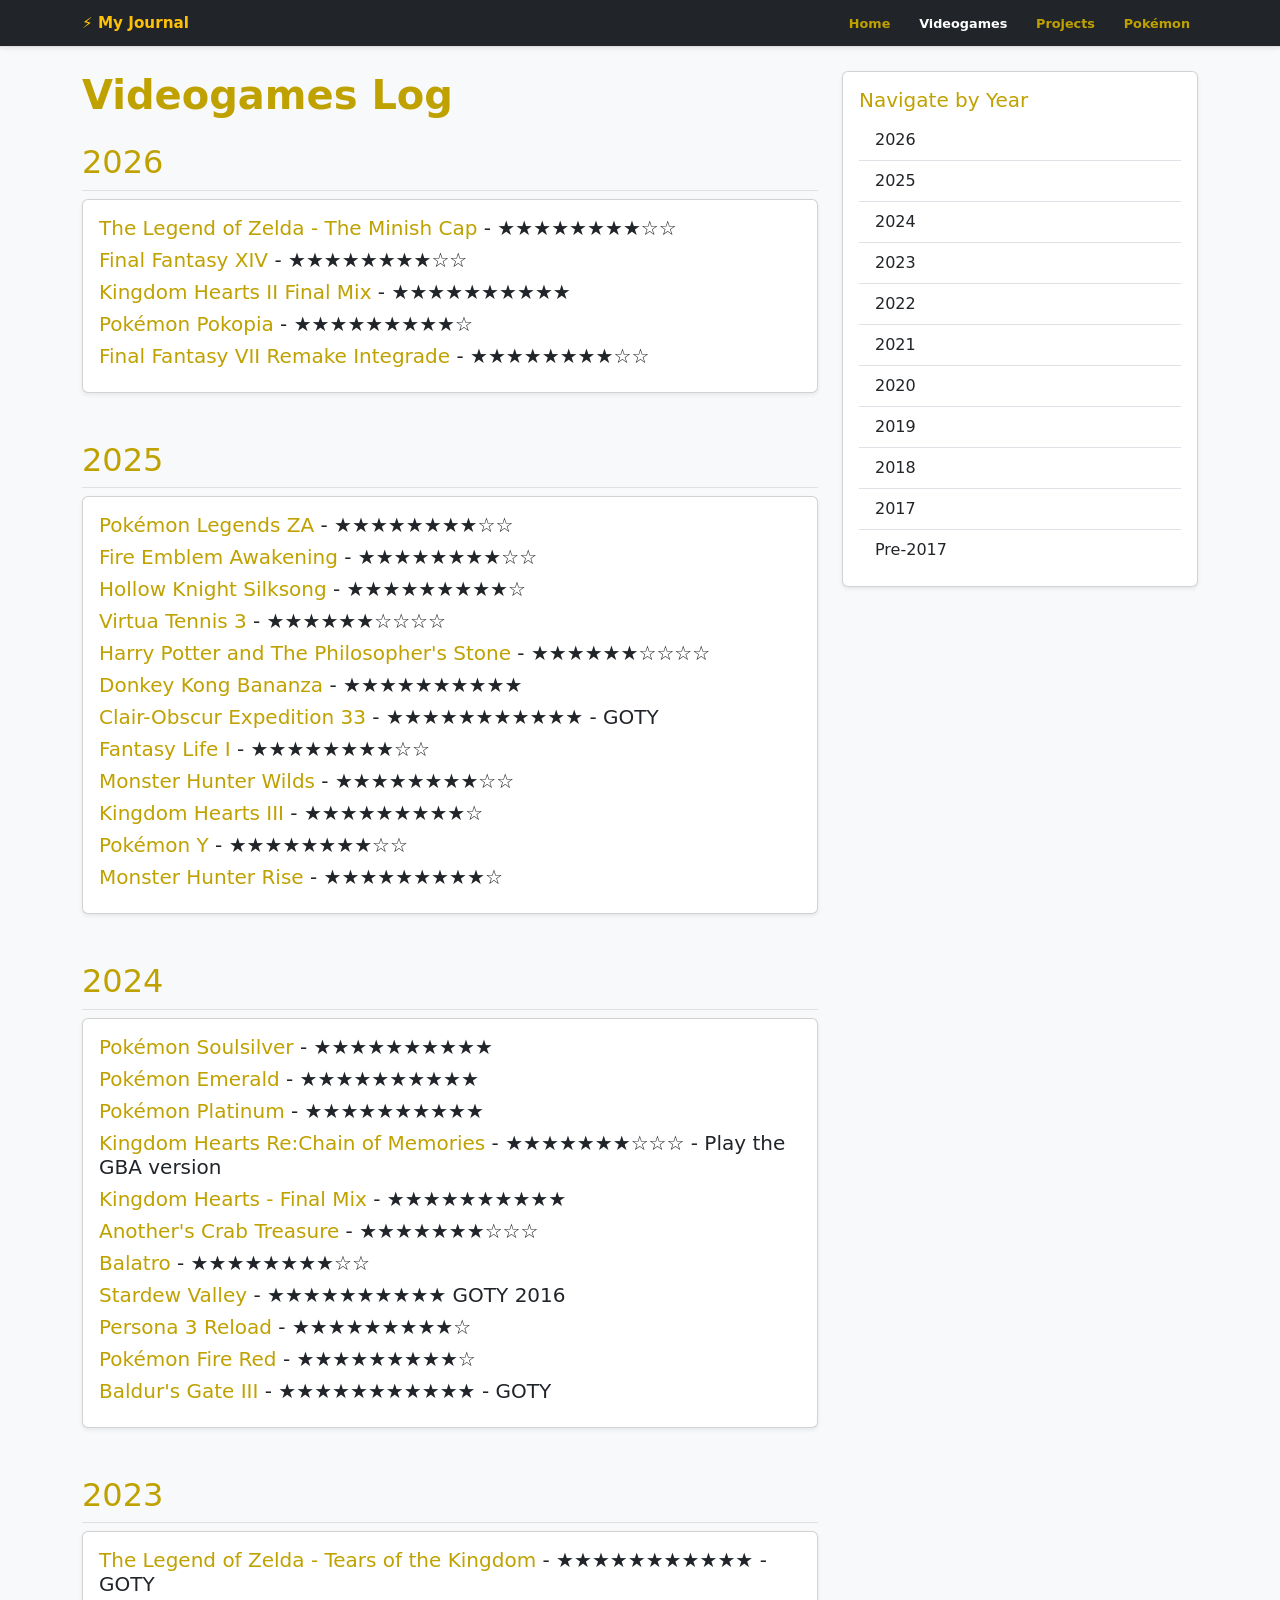
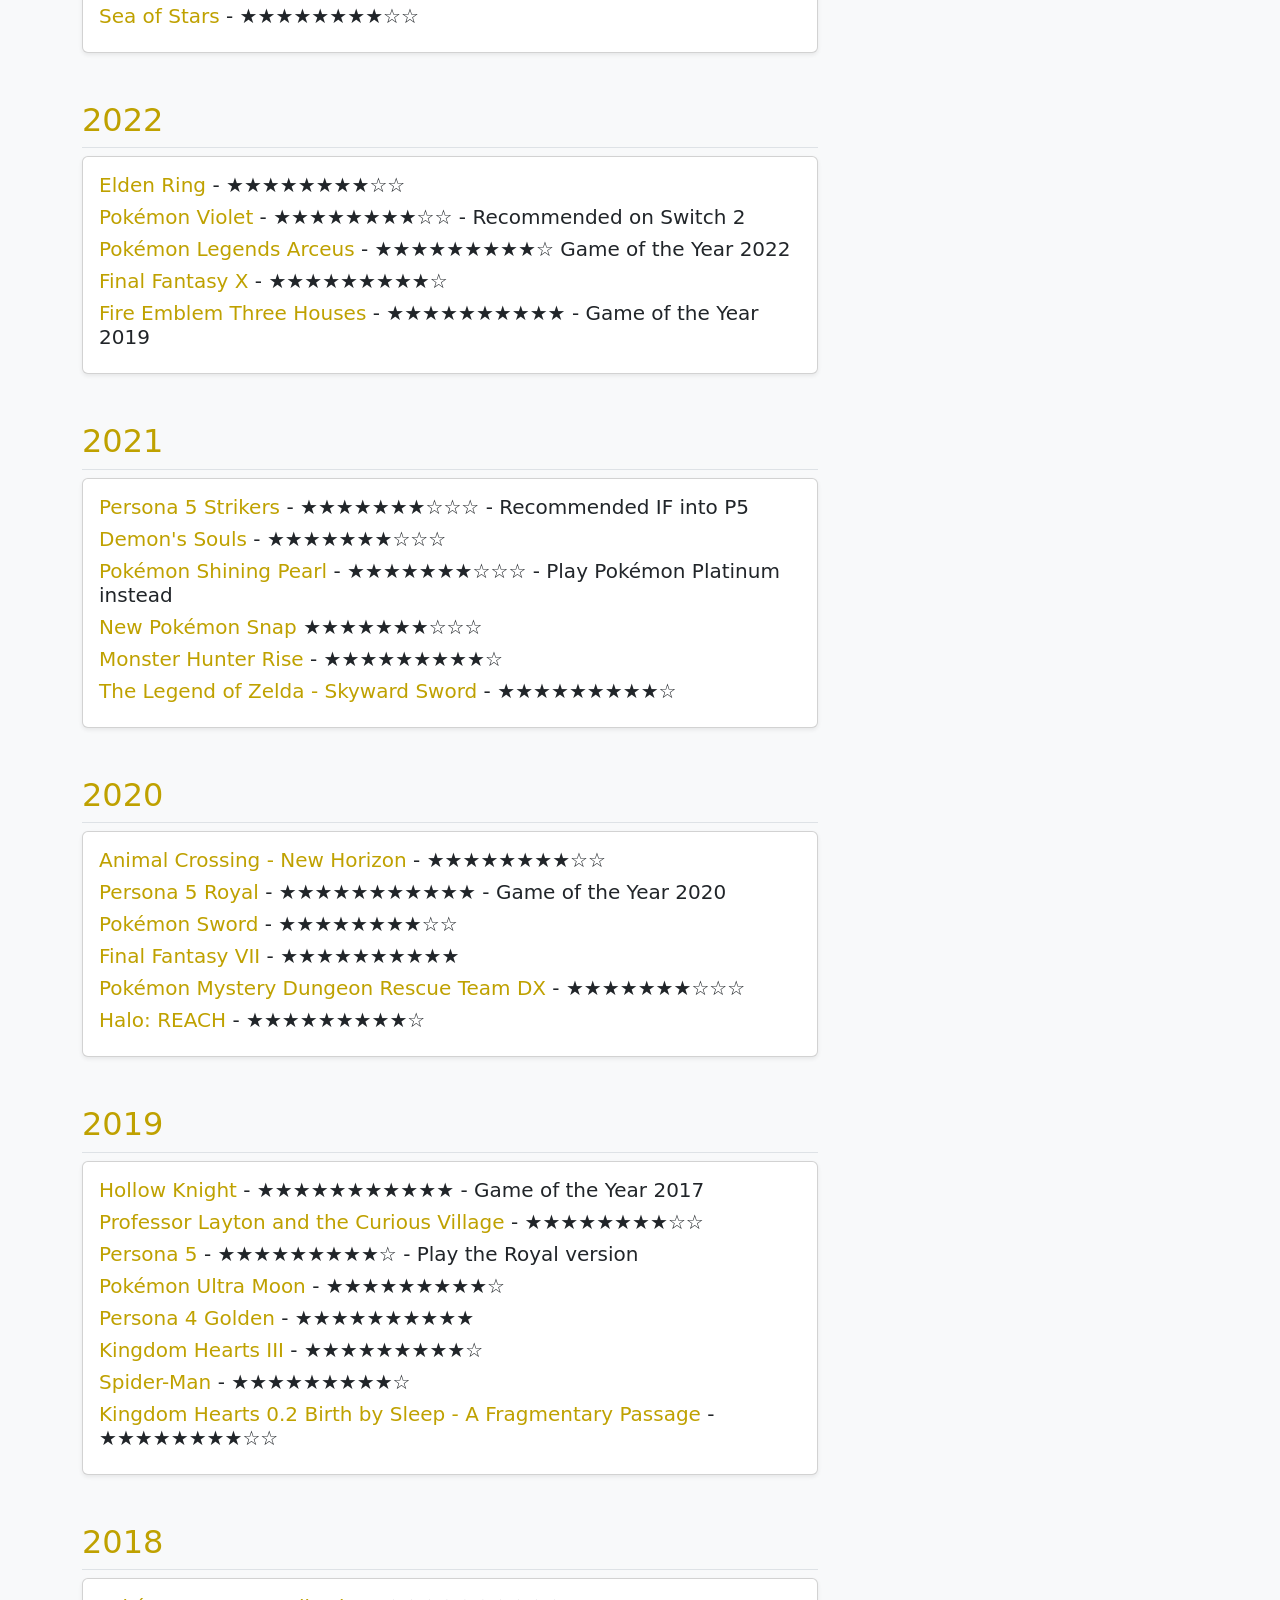
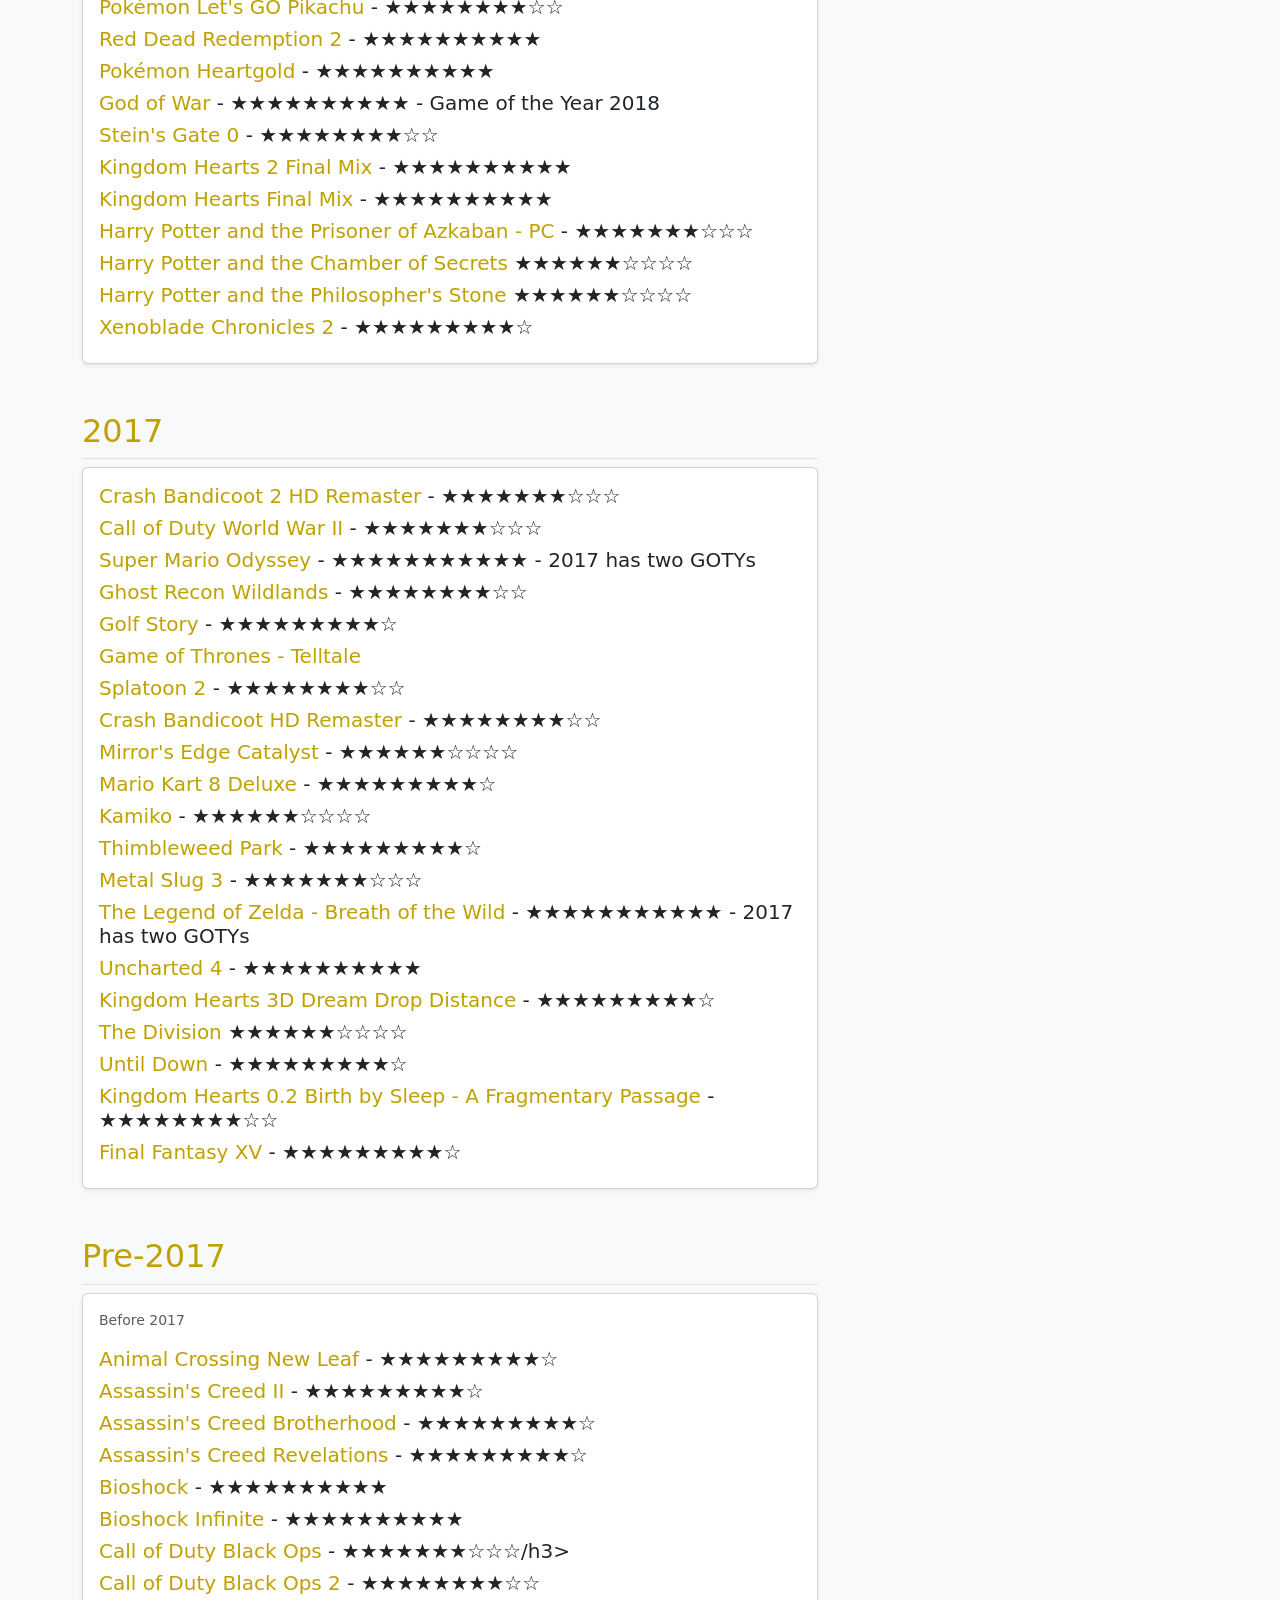
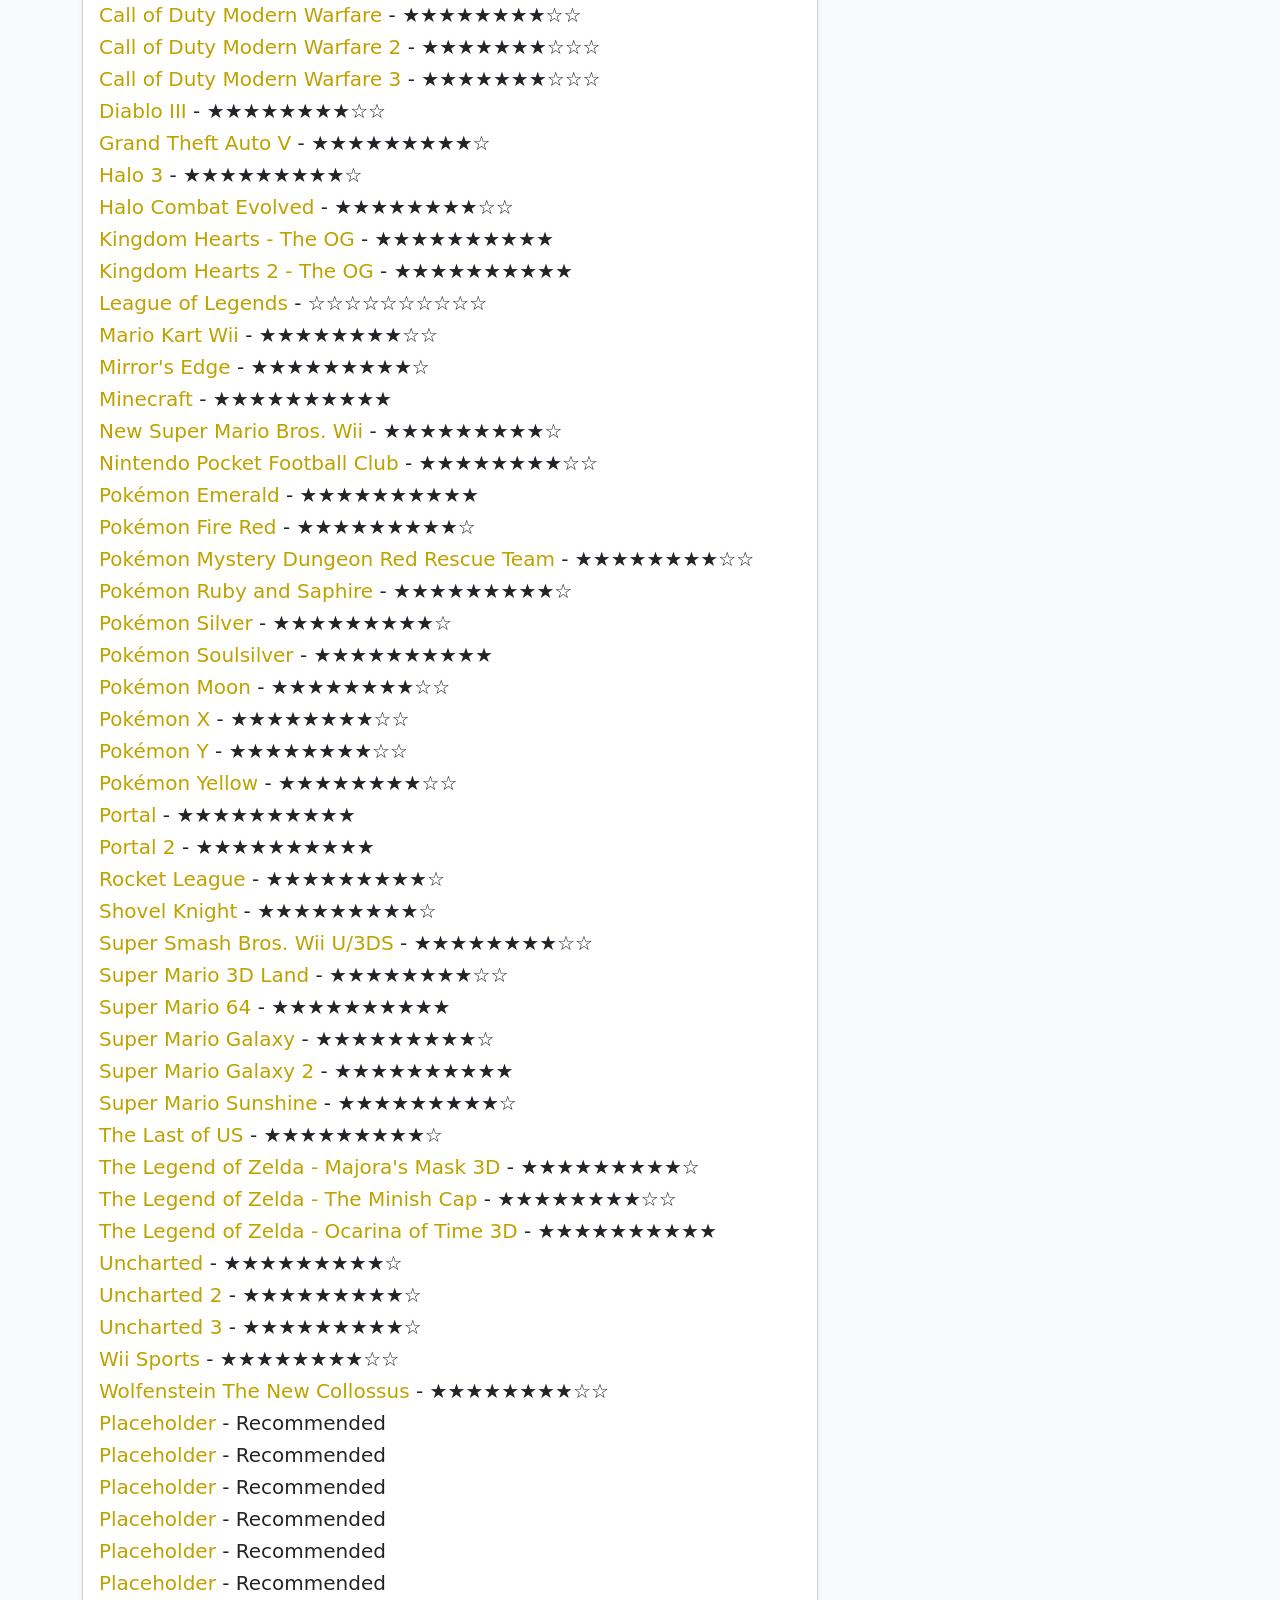
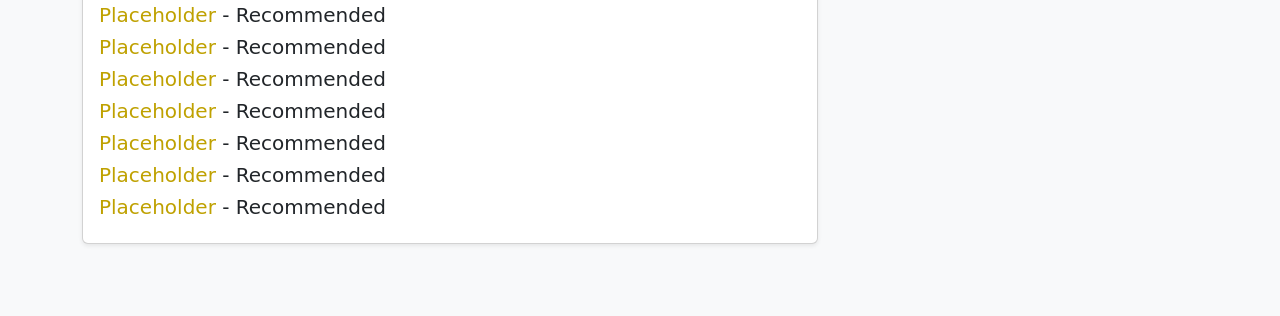
<file: videogames.html>
<!DOCTYPE html>
<html lang="en">
<head>
    <meta charset="UTF-8">
    <meta name="viewport" content="width=device-width, initial-scale=1.0">
    <title>Videogames Journal</title>
    <link href="https://cdn.jsdelivr.net/npm/bootstrap@5.3.0/dist/css/bootstrap.min.css" rel="stylesheet">
    <link rel="stylesheet" href="style.css">
</head>
<body class="bg-light">

    <nav class="navbar navbar-expand-lg navbar-dark bg-dark shadow-sm">
        <div class="container">
            <a class="navbar-brand fw-bold text-warning" href="index.html">⚡ My Journal</a>
            <button class="navbar-toggler" type="button" data-bs-toggle="collapse" data-bs-target="#navbarNav">
                <span class="navbar-toggler-icon"></span>
            </button>
            <div class="collapse navbar-collapse" id="navbarNav">
                <ul class="navbar-nav ms-auto">
                    <li class="nav-item"><a class="nav-link" href="index.html">Home</a></li>
                    <li class="nav-item"><a class="nav-link active" href="videogames.html">Videogames</a></li>
                    <li class="nav-item"><a class="nav-link" href="index.html#projects">Projects</a></li>
                    <li class="nav-item"><a class="nav-link" href="index.html#pokemon">Pokémon</a></li>
                </ul>
            </div>
        </div>
    </nav>

    <main class="container my-4">
        <div class="row">
            
            <div class="col-lg-8">
                <h1 class="mb-4 fw-bold shinx-yellow-text">Videogames Log</h1>

                <section id="year-2026" class="mb-5">
                    <h2 class="shinx-yellow-text border-bottom pb-2">2026</h2>
                    <div class="card shadow-sm mb-3">
                        <div class="card-body">
                            <h3 class="h5"><a href="reviews/2026/Zelda-Minish.html" class="text-decoration-none shinx-yellow-text">The Legend of Zelda - The Minish Cap</a> - ★★★★★★★★☆☆</h3>
                            <h3 class="h5"><a href="reviews/2026/FFXIV.html" class="text-decoration-none shinx-yellow-text">Final Fantasy XIV</a> - ★★★★★★★★☆☆</h3>
                            <h3 class="h5"><a href="reviews/2026/kingdom-hearts-2.html" class="text-decoration-none shinx-yellow-text">Kingdom Hearts II Final Mix</a> - ★★★★★★★★★★</h3>
                            <h3 class="h5"><a href="reviews/2026/Pokemon-pokopia.html" class="text-decoration-none shinx-yellow-text">Pokémon Pokopia</a> - ★★★★★★★★★☆</h3>
                            <h3 class="h5"><a href="reviews/2026/ffvii-remake.html" class="text-decoration-none shinx-yellow-text">Final Fantasy VII Remake Integrade</a> - ★★★★★★★★☆☆</h3>
                        </div>
                    </div>
                </section>

                <section id="year-2025" class="mb-5">
                    <h2 class="shinx-yellow-text border-bottom pb-2">2025</h2>
                    <div class="card shadow-sm mb-3">
                        <div class="card-body">    
                            <h3 class="h5"><a href="reviews/2025/Pokemon-za.html" class="text-decoration-none shinx-yellow-text">Pokémon Legends ZA</a> - ★★★★★★★★☆☆</h3>
                            <h3 class="h5"><a href="reviews/2025/FE-awakening.html" class="text-decoration-none shinx-yellow-text">Fire Emblem Awakening</a> - ★★★★★★★★☆☆</h3>
                            <h3 class="h5"><a href="reviews/2025/Silksong.html" class="text-decoration-none shinx-yellow-text">Hollow Knight Silksong</a> - ★★★★★★★★★☆</h3>
                            <h3 class="h5"><a href="reviews/2025/Virtua-tennis-3.html" class="text-decoration-none shinx-yellow-text">Virtua Tennis 3</a> - ★★★★★★☆☆☆☆</h3>
                            <h3 class="h5"><a href="reviews/2025/HP1-PSX.html" class="text-decoration-none shinx-yellow-text">Harry Potter and The Philosopher's Stone</a> - ★★★★★★☆☆☆☆</h3>
                            <h3 class="h5"><a href="reviews/2025/Donkey-kong-bananza.html" class="text-decoration-none shinx-yellow-text">Donkey Kong Bananza</a> - ★★★★★★★★★★</h3>
                            <h3 class="h5"><a href="reviews/2025/Expedition-33.html" class="text-decoration-none shinx-yellow-text">Clair-Obscur Expedition 33</a> - ★★★★★★★★★★★ - GOTY</h3>
                            <h3 class="h5"><a href="reviews/2025/Fantasy-life-i.html" class="text-decoration-none shinx-yellow-text">Fantasy Life I</a> - ★★★★★★★★☆☆</h3>
                            <h3 class="h5"><a href="reviews/2025/Monster-Hunter-Wilds.html" class="text-decoration-none shinx-yellow-text">Monster Hunter Wilds</a> - ★★★★★★★★☆☆</h3>
                            <h3 class="h5"><a href="reviews/2025/Kingdom-Hearts-3.html" class="text-decoration-none shinx-yellow-text">Kingdom Hearts III</a> - ★★★★★★★★★☆</</h3>
                            <h3 class="h5"><a href="reviews/2025/Pokemon-XY.html" class="text-decoration-none shinx-yellow-text">Pokémon Y</a> - ★★★★★★★★☆☆</h3>
                            <h3 class="h5"><a href="reviews/2025/Monster-Hunter-Rise.html" class="text-decoration-none shinx-yellow-text">Monster Hunter Rise</a> - ★★★★★★★★★☆</h3>
                        </div>
                    </div>
                </section>

                <section id="year-2024" class="mb-5">
                    <h2 class="shinx-yellow-text border-bottom pb-2">2024</h2>
                    <div class="card shadow-sm mb-3">
                        <div class="card-body">
                            <h3 class="h5"><a href="reviews/2024/Pokemon-soulsilver.html" class="text-decoration-none shinx-yellow-text">Pokémon Soulsilver</a> - ★★★★★★★★★★</h3>
                            <h3 class="h5"><a href="reviews/2024/Pokemon-emerald.html" class="text-decoration-none shinx-yellow-text">Pokémon Emerald</a> - ★★★★★★★★★★</h3>
                            <h3 class="h5"><a href="reviews/2024/Pokemon-platinum.html" class="text-decoration-none shinx-yellow-text">Pokémon Platinum</a> - ★★★★★★★★★★</h3>
                            <h3 class="h5"><a href="reviews/2024/Kingdom-Hearts-recom.html" class="text-decoration-none shinx-yellow-text">Kingdom Hearts Re:Chain of Memories</a> - ★★★★★★★☆☆☆ - Play the GBA version</h3>
                            <h3 class="h5"><a href="reviews/2024/Kingdom-hearts-fm.html" class="text-decoration-none shinx-yellow-text">Kingdom Hearts - Final Mix</a> - ★★★★★★★★★★</h3>
                            <h3 class="h5"><a href="reviews/2024/Another-crab.html" class="text-decoration-none shinx-yellow-text">Another's Crab Treasure</a> - ★★★★★★★☆☆☆</h3>
                            <h3 class="h5"><a href="reviews/2024/Balatro.html" class="text-decoration-none shinx-yellow-text">Balatro</a> - ★★★★★★★★☆☆</h3>
                            <h3 class="h5"><a href="reviews/2024/Stardew-valley.html" class="text-decoration-none shinx-yellow-text">Stardew Valley</a> - ★★★★★★★★★★ GOTY 2016</h3>
                            <h3 class="h5"><a href="reviews/2024/Persona-3-reload.html" class="text-decoration-none shinx-yellow-text">Persona 3 Reload</a> - ★★★★★★★★★☆</h3>
                            <h3 class="h5"><a href="reviews/2024/Pokémon-firered.html" class="text-decoration-none shinx-yellow-text">Pokémon Fire Red</a> - ★★★★★★★★★☆</h3>
                            <h3 class="h5"><a href="reviews/2024/Baldurs-gate-3.html" class="text-decoration-none shinx-yellow-text">Baldur's Gate III</a> - ★★★★★★★★★★★ - GOTY</h3>
                        </div>
                    </div>
                </section>

                <section id="year-2023" class="mb-5">
                    <h2 class="shinx-yellow-text border-bottom pb-2">2023</h2>
                    <div class="card shadow-sm mb-3">
                        <div class="card-body">
                            <h3 class="h5"><a href="reviews/2023/Zelda-TOTK.html" class="text-decoration-none shinx-yellow-text">The Legend of Zelda - Tears of the Kingdom</a> - ★★★★★★★★★★★ - GOTY</h3>
                            <h3 class="h5"><a href="reviews/2023/Sea-of-stars.html" class="text-decoration-none shinx-yellow-text">Sea of Stars</a> - ★★★★★★★★☆☆</h3>
                        </div>
                    </div>
                </section>

                <section id="year-2022" class="mb-5">
                    <h2 class="shinx-yellow-text border-bottom pb-2">2022</h2>
                    <div class="card shadow-sm mb-3">
                        <div class="card-body">
                            <h3 class="h5"><a href="reviews/2022/Elden-ring.html" class="text-decoration-none shinx-yellow-text">Elden Ring</a> - ★★★★★★★★☆☆</h3>
                            <h3 class="h5"><a href="reviews/2022/Pokemon-Violet.html" class="text-decoration-none shinx-yellow-text">Pokémon Violet</a> - ★★★★★★★★☆☆ - Recommended on Switch 2</h3>
                            <h3 class="h5"><a href="reviews/2022/Pokemon-Arceus.html" class="text-decoration-none shinx-yellow-text">Pokémon Legends Arceus</a> - ★★★★★★★★★☆ Game of the Year 2022</h3>
                            <h3 class="h5"><a href="reviews/2022/FF-X.html" class="text-decoration-none shinx-yellow-text">Final Fantasy X</a> - ★★★★★★★★★☆</h3>
                            <h3 class="h5"><a href="reviews/2022/FE-3houses.html" class="text-decoration-none shinx-yellow-text">Fire Emblem Three Houses</a> - ★★★★★★★★★★ - Game of the Year 2019</h3>
                        </div>
                    </div>
                </section>

                <section id="year-2021" class="mb-5">
                    <h2 class="shinx-yellow-text border-bottom pb-2">2021</h2>
                    <div class="card shadow-sm mb-3">
                        <div class="card-body">
                            <h3 class="h5"><a href="reviews/2021/5-strikers.html" class="text-decoration-none shinx-yellow-text"> Persona 5 Strikers</a> - ★★★★★★★☆☆☆ - Recommended IF into P5</h3>
                            <h3 class="h5"><a href="reviews/2021/Demon-souls.html" class="text-decoration-none shinx-yellow-text">Demon's Souls</a> - ★★★★★★★☆☆☆</h3>
                            <h3 class="h5"><a href="reviews/2021/Pokemon-sp.html" class="text-decoration-none shinx-yellow-text">Pokémon Shining Pearl</a> - ★★★★★★★☆☆☆ - Play Pokémon Platinum instead</h3>
                            <h3 class="h5"><a href="reviews/2021/NPokemon-snap.html" class="text-decoration-none shinx-yellow-text">New Pokémon Snap</a> ★★★★★★★☆☆☆</h3>
                            <h3 class="h5"><a href="reviews/2021/Monster-Hunter-Rise.html" class="text-decoration-none shinx-yellow-text">Monster Hunter Rise</a> - ★★★★★★★★★☆</h3>
                            <h3 class="h5"><a href="reviews/2021/Zelda-SkySw.html" class="text-decoration-none shinx-yellow-text">The Legend of Zelda - Skyward Sword</a> - ★★★★★★★★★☆</h3>
                        </div>
                    </div>
                </section>

                <section id="year-2020" class="mb-5">
                    <h2 class="shinx-yellow-text border-bottom pb-2">2020</h2>
                    <div class="card shadow-sm mb-3">
                        <div class="card-body">
                            <h3 class="h5"><a href="reviews/2020/Animal-crossing-nh.html" class="text-decoration-none shinx-yellow-text">Animal Crossing - New Horizon</a> - ★★★★★★★★☆☆</h3>
                            <h3 class="h5"><a href="reviews/2020/5-Royal.html" class="text-decoration-none shinx-yellow-text"> Persona 5 Royal</a> - ★★★★★★★★★★★ - Game of the Year 2020</h3>
                            <h3 class="h5"><a href="reviews/2020/Pokemon-sword.html" class="text-decoration-none shinx-yellow-text">Pokémon Sword</a> - ★★★★★★★★☆☆</h3>
                            <h3 class="h5"><a href="reviews/2020/FF-VII.html" class="text-decoration-none shinx-yellow-text">Final Fantasy VII</a> - ★★★★★★★★★★</h3>
                            <h3 class="h5"><a href="reviews/2020/Pokemon-mddx.html" class="text-decoration-none shinx-yellow-text">Pokémon Mystery Dungeon Rescue Team DX</a> - ★★★★★★★☆☆☆</h3>
                            <h3 class="h5"><a href="reviews/2020/Halo-reach.html" class="text-decoration-none shinx-yellow-text">Halo: REACH</a> - ★★★★★★★★★☆</h3>
                        </div>
                    </div>
                </section>

                <section id="year-2019" class="mb-5">
                    <h2 class="shinx-yellow-text border-bottom pb-2">2019</h2>
                    <div class="card shadow-sm mb-3">
                        <div class="card-body">
                            <h3 class="h5"><a href="reviews/2019/Hollow-Knight.html" class="text-decoration-none shinx-yellow-text">Hollow Knight</a> - ★★★★★★★★★★★ - Game of the Year 2017</h3>
                            <h3 class="h5"><a href="reviews/2019/Layton-1.html" class="text-decoration-none shinx-yellow-text">Professor Layton and the Curious Village</a> - ★★★★★★★★☆☆</h3>
                            <h3 class="h5"><a href="reviews/2019/5-OG.html" class="text-decoration-none shinx-yellow-text"> Persona 5</a> - ★★★★★★★★★☆ - Play the Royal version</h3>
                            <h3 class="h5"><a href="reviews/2019/Pokemon-ultramoon.html" class="text-decoration-none shinx-yellow-text">Pokémon Ultra Moon</a> - ★★★★★★★★★☆</h3>
                            <h3 class="h5"><a href="reviews/2019/Persona4-Golden.html" class="text-decoration-none shinx-yellow-text">Persona 4 Golden</a> - ★★★★★★★★★★</h3>
                            <h3 class="h5"><a href="reviews/2019/Kingdom-Hearts-3.html" class="text-decoration-none shinx-yellow-text">Kingdom Hearts III</a> - ★★★★★★★★★☆</h3>
                            <h3 class="h5"><a href="reviews/2019/Spiderman.html" class="text-decoration-none shinx-yellow-text">Spider-Man</a> - ★★★★★★★★★☆</h3>
                            <h3 class="h5"><a href="reviews/2019/Kingdom-Hearts-02.html" class="text-decoration-none shinx-yellow-text">Kingdom Hearts 0.2 Birth by Sleep - A Fragmentary Passage</a> - ★★★★★★★★☆☆</h3>
                        </div>
                    </div>
                </section>

                <section id="year-2018" class="mb-5">
                    <h2 class="shinx-yellow-text border-bottom pb-2">2018</h2>
                    <div class="card shadow-sm mb-3">
                        <div class="card-body">
                            <h3 class="h5"><a href="reviews/2018/Pokemon-LGP.html" class="text-decoration-none shinx-yellow-text">Pokémon Let's GO Pikachu</a> - ★★★★★★★★☆☆</h3>
                            <h3 class="h5"><a href="reviews/2018/RDR-2.html" class="text-decoration-none shinx-yellow-text">Red Dead Redemption 2</a> - ★★★★★★★★★★</h3>
                            <h3 class="h5"><a href="reviews/2018/Pokemon-Heartgold.html" class="text-decoration-none shinx-yellow-text">Pokémon Heartgold</a> - ★★★★★★★★★★</h3>
                            <h3 class="h5"><a href="reviews/2018/God-of-war.html" class="text-decoration-none shinx-yellow-text">God of War</a> - ★★★★★★★★★★ - Game of the Year 2018</h3>
                            <h3 class="h5"><a href="reviews/2018/Steins-gate-0.html" class="text-decoration-none shinx-yellow-text">Stein's Gate 0</a> - ★★★★★★★★☆☆ </h3>
                            <h3 class="h5"><a href="reviews/2018/Kingdom-Hearts-2.html" class="text-decoration-none shinx-yellow-text">Kingdom Hearts 2 Final Mix</a> - ★★★★★★★★★★</h3>
                            <h3 class="h5"><a href="reviews/2018/Kingdom-Hearts-FM.html" class="text-decoration-none shinx-yellow-text">Kingdom Hearts Final Mix</a> - ★★★★★★★★★★</h3>
                            <h3 class="h5"><a href="reviews/2018/HP-3-PC.html" class="text-decoration-none shinx-yellow-text">Harry Potter and the Prisoner of Azkaban - PC</a> - ★★★★★★★☆☆☆</h3>
                            <h3 class="h5"><a href="reviews/2018/HP-2-PC.html" class="text-decoration-none shinx-yellow-text">Harry Potter and the Chamber of Secrets</a> ★★★★★★☆☆☆☆</h3>
                            <h3 class="h5"><a href="reviews/2018/HP-1-PC.html" class="text-decoration-none shinx-yellow-text">Harry Potter and the Philosopher's Stone</a> ★★★★★★☆☆☆☆</h3>
                            <h3 class="h5"><a href="reviews/2018/Xenoblade-2.html" class="text-decoration-none shinx-yellow-text">Xenoblade Chronicles 2</a> - ★★★★★★★★★☆</h3>
                        </div>
                    </div>
                </section>

                <section id="year-2017" class="mb-5">
                    <h2 class="shinx-yellow-text border-bottom pb-2">2017</h2>
                    <div class="card shadow-sm mb-3">
                        <div class="card-body">
                            <h3 class="h5"><a href="reviews/2017/Crash-bandicoot-2.html" class="text-decoration-none shinx-yellow-text">Crash Bandicoot 2 HD Remaster</a> - ★★★★★★★☆☆☆</h3>
                            <h3 class="h5"><a href="reviews/2017/COD-WW2.html" class="text-decoration-none shinx-yellow-text">Call of Duty World War II</a> - ★★★★★★★☆☆☆</h3>
                            <h3 class="h5"><a href="reviews/2017/Super-Mario-Odyssey.html" class="text-decoration-none shinx-yellow-text">Super Mario Odyssey</a> - ★★★★★★★★★★★ - 2017 has two GOTYs</h3>
                            <h3 class="h5"><a href="reviews/2017/Ghost-recon-wildlands.html" class="text-decoration-none shinx-yellow-text">Ghost Recon Wildlands</a> - ★★★★★★★★☆☆</h3>
                            <h3 class="h5"><a href="reviews/2017/Golf-Story.html" class="text-decoration-none shinx-yellow-text">Golf Story</a> - ★★★★★★★★★☆</h3>
                            <h3 class="h5"><a href="reviews/2017/GoT-Telltale.html" class="text-decoration-none shinx-yellow-text">Game of Thrones - Telltale</a></h3>
                            <h3 class="h5"><a href="reviews/2017/Slatoon2.html" class="text-decoration-none shinx-yellow-text">Splatoon 2</a> - ★★★★★★★★☆☆</h3>
                            <h3 class="h5"><a href="reviews/2017/Crash-bandicoot-1.html" class="text-decoration-none shinx-yellow-text">Crash Bandicoot HD Remaster</a> - ★★★★★★★★☆☆</h3>
                            <h3 class="h5"><a href="reviews/2017/Mirrors-Catalyst.html" class="text-decoration-none shinx-yellow-text">Mirror's Edge Catalyst</a> - ★★★★★★☆☆☆☆</h3>
                            <h3 class="h5"><a href="reviews/2017/Mario-Kart-8.html" class="text-decoration-none shinx-yellow-text">Mario Kart 8 Deluxe</a> - ★★★★★★★★★☆</h3>
                            <h3 class="h5"><a href="reviews/2017/Kamiko.html" class="text-decoration-none shinx-yellow-text">Kamiko</a> - ★★★★★★☆☆☆☆</h3>
                            <h3 class="h5"><a href="reviews/2017/Thimbleweed-Park.html" class="text-decoration-none shinx-yellow-text">Thimbleweed Park</a> - ★★★★★★★★★☆</h3>
                            <h3 class="h5"><a href="reviews/2017/Metal-Slug-3.html" class="text-decoration-none shinx-yellow-text">Metal Slug 3</a> - ★★★★★★★☆☆☆</h3>
                            <h3 class="h5"><a href="reviews/2017/Zelda-BOTW.html" class="text-decoration-none shinx-yellow-text">The Legend of Zelda - Breath of the Wild</a> - ★★★★★★★★★★★ - 2017 has two GOTYs</h3>
                            <h3 class="h5"><a href="reviews/2017/Uncharted4.html" class="text-decoration-none shinx-yellow-text">Uncharted 4</a> - ★★★★★★★★★★</h3>
                            <h3 class="h5"><a href="reviews/2017/Kingdom-Hearts-3D.html" class="text-decoration-none shinx-yellow-text">Kingdom Hearts 3D Dream Drop Distance</a> - ★★★★★★★★★☆</h3>
                            <h3 class="h5"><a href="reviews/2017/The-Division.html" class="text-decoration-none shinx-yellow-text">The Division</a> ★★★★★★☆☆☆☆</h3>
                            <h3 class="h5"><a href="reviews/2017/Until-Down.html" class="text-decoration-none shinx-yellow-text">Until Down</a> - ★★★★★★★★★☆</h3>
                            <h3 class="h5"><a href="reviews/2019/Kingdom-Hearts-02.html" class="text-decoration-none shinx-yellow-text">Kingdom Hearts 0.2 Birth by Sleep - A Fragmentary Passage</a> - ★★★★★★★★☆☆</h3>
                            <h3 class="h5"><a href="reviews/2017/FF-XV.html" class="text-decoration-none shinx-yellow-text">Final Fantasy XV</a> - ★★★★★★★★★☆</h3>
                            
                        </div>
                    </div>
                </section>

                <section id="year-pre2017" class="mb-5">
                    <h2 class="shinx-yellow-text border-bottom pb-2">Pre-2017</h2>
                    <div class="card shadow-sm mb-3">
                        <div class="card-body">
                            <p class="text-muted small">Before 2017</p>
                                <h3 class="h5"><a href="reviews/20XX/Animal-Crossing-NL.html" class="text-decoration-none shinx-yellow-text">Animal Crossing New Leaf</a> - ★★★★★★★★★☆</h3>
                                <h3 class="h5"><a href="reviews/20XX/Assasins-Creed2.html" class="text-decoration-none shinx-yellow-text">Assassin's Creed II</a> - ★★★★★★★★★☆</h3>
                                <h3 class="h5"><a href="reviews/20XX/Assasins-Creed-Brotherhood.html" class="text-decoration-none shinx-yellow-text">Assassin's Creed Brotherhood</a> - ★★★★★★★★★☆</h3>
                                <h3 class="h5"><a href="reviews/20XX/Assasins-Creed-Revelations.html" class="text-decoration-none shinx-yellow-text">Assassin's Creed Revelations</a> - ★★★★★★★★★☆</h3>
                                <h3 class="h5"><a href="reviews/20XX/Bioshock.html" class="text-decoration-none shinx-yellow-text">Bioshock</a> - ★★★★★★★★★★</h3>
                                <h3 class="h5"><a href="reviews/20XX/Bioshock-Infinite.html" class="text-decoration-none shinx-yellow-text">Bioshock Infinite</a> - ★★★★★★★★★★</h3>
                                <h3 class="h5"><a href="reviews/20XX/COD-BlackOps.html" class="text-decoration-none shinx-yellow-text">Call of Duty Black Ops</a> - ★★★★★★★☆☆☆/h3>
                                <h3 class="h5"><a href="reviews/20XX/COD-BlackOps2.html" class="text-decoration-none shinx-yellow-text">Call of Duty Black Ops 2</a> - ★★★★★★★★☆☆</h3>
                                <h3 class="h5"><a href="reviews/20XX/COD-MW.html" class="text-decoration-none shinx-yellow-text">Call of Duty Modern Warfare</a> - ★★★★★★★★☆☆</h3>
                                <h3 class="h5"><a href="reviews/20XX/COD-MW2.html" class="text-decoration-none shinx-yellow-text">Call of Duty Modern Warfare 2</a> - ★★★★★★★☆☆☆</h3>
                                <h3 class="h5"><a href="reviews/20XX/COD-MW3.html" class="text-decoration-none shinx-yellow-text">Call of Duty Modern Warfare 3</a> - ★★★★★★★☆☆☆</h3>
                                <h3 class="h5"><a href="reviews/20XX/Diablo-3.html" class="text-decoration-none shinx-yellow-text">Diablo III</a> - ★★★★★★★★☆☆</h3>
                                <h3 class="h5"><a href="reviews/20XX/GTAV.html" class="text-decoration-none shinx-yellow-text">Grand Theft Auto V</a> - ★★★★★★★★★☆</h3>
                                <h3 class="h5"><a href="reviews/20XX/Halo-3.html" class="text-decoration-none shinx-yellow-text">Halo 3</a> - ★★★★★★★★★☆</h3>
                                <h3 class="h5"><a href="reviews/20XX/Halo-CE.html" class="text-decoration-none shinx-yellow-text">Halo Combat Evolved</a> - ★★★★★★★★☆☆</h3>
                                <h3 class="h5"><a href="reviews/2025/Kingdom-Hearts-FM.html" class="text-decoration-none shinx-yellow-text">Kingdom Hearts - The OG</a> - ★★★★★★★★★★</h3>
                                <h3 class="h5"><a href="reviews/2026/Kingdom-Hearts-2.html" class="text-decoration-none shinx-yellow-text">Kingdom Hearts 2 - The OG</a> - ★★★★★★★★★★</h3>
                                <h3 class="h5"><a href="reviews/20XX/League-of-legends.html" class="text-decoration-none shinx-yellow-text">League of Legends</a> - ☆☆☆☆☆☆☆☆☆☆</h3>
                                <h3 class="h5"><a href="reviews/20XX/Mario-Kart-Wii.html" class="text-decoration-none shinx-yellow-text">Mario Kart Wii</a> - ★★★★★★★★☆☆</h3>
                                <h3 class="h5"><a href="reviews/20XX/Mirrors-Edge.html" class="text-decoration-none shinx-yellow-text">Mirror's Edge</a> - ★★★★★★★★★☆</h3>
                                <h3 class="h5"><a href="reviews/20XX/Minecraft.html" class="text-decoration-none shinx-yellow-text">Minecraft</a> - ★★★★★★★★★★</h3>
                                <h3 class="h5"><a href="reviews/20XX/New-Super-Mario-Wii.html" class="text-decoration-none shinx-yellow-text">New Super Mario Bros. Wii</a> - ★★★★★★★★★☆</h3>
                                <h3 class="h5"><a href="reviews/20XX/NPFC.html" class="text-decoration-none shinx-yellow-text">Nintendo Pocket Football Club</a> - ★★★★★★★★☆☆</h3>
                                <h3 class="h5"><a href="reviews/2024/Pokemon-emerald.html" class="text-decoration-none shinx-yellow-text">Pokémon Emerald</a> - ★★★★★★★★★★</h3>
                                <h3 class="h5"><a href="reviews/2024/Pokémon-firered.html" class="text-decoration-none shinx-yellow-text">Pokémon Fire Red</a> - ★★★★★★★★★☆</h3>
                                <h3 class="h5"><a href="reviews/20XX/Pokemon-MDRRT.html" class="text-decoration-none shinx-yellow-text">Pokémon Mystery Dungeon Red Rescue Team</a> - ★★★★★★★★☆☆</h3>
                                <h3 class="h5"><a href="reviews/20XX/Pokemon-RS.html" class="text-decoration-none shinx-yellow-text">Pokémon Ruby and Saphire</a> - ★★★★★★★★★☆</h3>
                                <h3 class="h5"><a href="reviews/20XX/Pokemon-Silver.html" class="text-decoration-none shinx-yellow-text">Pokémon Silver</a> - ★★★★★★★★★☆</h3>
                                <h3 class="h5"><a href="reviews/2024/Pokemon-soulsilver.html" class="text-decoration-none shinx-yellow-text">Pokémon Soulsilver</a> - ★★★★★★★★★★</h3>
                                <h3 class="h5"><a href="reviews/20XX/Pokemon-Moon.html" class="text-decoration-none shinx-yellow-text">Pokémon Moon</a> - ★★★★★★★★☆☆</h3>
                                <h3 class="h5"><a href="reviews/2025/Pokemon-XY.html" class="text-decoration-none shinx-yellow-text">Pokémon X</a> - ★★★★★★★★☆☆</h3>
                                <h3 class="h5"><a href="reviews/2025/Pokemon-XY.html" class="text-decoration-none shinx-yellow-text">Pokémon Y</a> - ★★★★★★★★☆☆</h3>
                                <h3 class="h5"><a href="reviews/20XX/Pokemon-Yellow.html" class="text-decoration-none shinx-yellow-text">Pokémon Yellow</a> - ★★★★★★★★☆☆</h3>
                                <h3 class="h5"><a href="reviews/20XX/Portal.html" class="text-decoration-none shinx-yellow-text">Portal</a> - ★★★★★★★★★★</h3>
                                <h3 class="h5"><a href="reviews/20XX/Portal-2.html" class="text-decoration-none shinx-yellow-text">Portal 2</a> - ★★★★★★★★★★</h3>
                                <h3 class="h5"><a href="reviews/20XX/Rocket-League.html" class="text-decoration-none shinx-yellow-text">Rocket League</a> - ★★★★★★★★★☆</h3>
                                <h3 class="h5"><a href="reviews/20XX/Shovel-Knight.html" class="text-decoration-none shinx-yellow-text">Shovel Knight</a> - ★★★★★★★★★☆</h3>
                                <h3 class="h5"><a href="reviews/20XX/SSB-WiiU3DS.html" class="text-decoration-none shinx-yellow-text">Super Smash Bros. Wii U/3DS</a> - ★★★★★★★★☆☆</h3>
                                <h3 class="h5"><a href="reviews/20XX/Super-Mario-3dland.html" class="text-decoration-none shinx-yellow-text">Super Mario 3D Land</a> - ★★★★★★★★☆☆</h3>
                                <h3 class="h5"><a href="reviews/20XX/Super-Mario-64.html" class="text-decoration-none shinx-yellow-text">Super Mario 64</a> - ★★★★★★★★★★</h3>
                                <h3 class="h5"><a href="reviews/20XX/Super-Mario-Galaxy.html" class="text-decoration-none shinx-yellow-text">Super Mario Galaxy</a> - ★★★★★★★★★☆</h3>
                                <h3 class="h5"><a href="reviews/20XX/Super-Mario-Galaxy-2.html" class="text-decoration-none shinx-yellow-text">Super Mario Galaxy 2</a> - ★★★★★★★★★★</h3>
                                <h3 class="h5"><a href="reviews/20XX/Super-Mario-Sunshine.html" class="text-decoration-none shinx-yellow-text">Super Mario Sunshine</a> - ★★★★★★★★★☆</h3>
                                <h3 class="h5"><a href="reviews/20XX/TLoU.html" class="text-decoration-none shinx-yellow-text">The Last of US</a> - ★★★★★★★★★☆</h3>
                                <h3 class="h5"><a href="reviews/20XX/Zelda-MM3D.html" class="text-decoration-none shinx-yellow-text">The Legend of Zelda - Majora's Mask 3D</a> - ★★★★★★★★★☆</h3>
                                <h3 class="h5"><a href="reviews/2026/Zelda-Minish.html" class="text-decoration-none shinx-yellow-text">The Legend of Zelda - The Minish Cap</a> - ★★★★★★★★☆☆ </h3>
                                <h3 class="h5"><a href="reviews/20XX/Zelda-OoT3D.html" class="text-decoration-none shinx-yellow-text">The Legend of Zelda - Ocarina of Time 3D</a> - ★★★★★★★★★★ </h3>
                                <h3 class="h5"><a href="reviews/20XX/Uncharted.html" class="text-decoration-none shinx-yellow-text">Uncharted</a> - ★★★★★★★★★☆</h3>
                                <h3 class="h5"><a href="reviews/20XX/Uncharted2.html" class="text-decoration-none shinx-yellow-text">Uncharted 2</a> - ★★★★★★★★★☆</h3>
                                <h3 class="h5"><a href="reviews/20XX/Uncharted3.html" class="text-decoration-none shinx-yellow-text">Uncharted 3</a> - ★★★★★★★★★☆</h3>
                                <h3 class="h5"><a href="reviews/20XX/Wii-Sports.html" class="text-decoration-none shinx-yellow-text">Wii Sports</a> - ★★★★★★★★☆☆</h3>
                                <h3 class="h5"><a href="reviews/20XX/Wolfenstein-TNC.html" class="text-decoration-none shinx-yellow-text">Wolfenstein The New Collossus</a> - ★★★★★★★★☆☆</h3>
                                <h3 class="h5"><a href="reviews/20XX/.html" class="text-decoration-none shinx-yellow-text">Placeholder</a> - Recommended</h3>
                                <h3 class="h5"><a href="reviews/20XX/.html" class="text-decoration-none shinx-yellow-text">Placeholder</a> - Recommended</h3>
                                <h3 class="h5"><a href="reviews/20XX/.html" class="text-decoration-none shinx-yellow-text">Placeholder</a> - Recommended</h3>
                                <h3 class="h5"><a href="reviews/20XX/.html" class="text-decoration-none shinx-yellow-text">Placeholder</a> - Recommended</h3>
                                <h3 class="h5"><a href="reviews/20XX/.html" class="text-decoration-none shinx-yellow-text">Placeholder</a> - Recommended</h3>
                                <h3 class="h5"><a href="reviews/20XX/.html" class="text-decoration-none shinx-yellow-text">Placeholder</a> - Recommended</h3>
                                <h3 class="h5"><a href="reviews/20XX/.html" class="text-decoration-none shinx-yellow-text">Placeholder</a> - Recommended</h3>
                                <h3 class="h5"><a href="reviews/20XX/.html" class="text-decoration-none shinx-yellow-text">Placeholder</a> - Recommended</h3>
                                <h3 class="h5"><a href="reviews/20XX/.html" class="text-decoration-none shinx-yellow-text">Placeholder</a> - Recommended</h3>
                                <h3 class="h5"><a href="reviews/20XX/.html" class="text-decoration-none shinx-yellow-text">Placeholder</a> - Recommended</h3>
                                <h3 class="h5"><a href="reviews/20XX/.html" class="text-decoration-none shinx-yellow-text">Placeholder</a> - Recommended</h3>
                                <h3 class="h5"><a href="reviews/20XX/.html" class="text-decoration-none shinx-yellow-text">Placeholder</a> - Recommended</h3>
                                <h3 class="h5"><a href="reviews/20XX/.html" class="text-decoration-none shinx-yellow-text">Placeholder</a> - Recommended</h3>
                                
                        </div>
                    </div>
                </section>

            </div>

            <aside class="col-lg-4">
                <div class="card shadow-sm sticky-top" style="top: 2rem;">
                    <div class="card-body">
                        <h3 class="h5 card-title shinx-yellow-text">Navigate by Year</h3>
                        <div class="list-group list-group-flush">
                            <a href="#year-2026" class="list-group-item list-group-item-action">2026</a>
                            <a href="#year-2025" class="list-group-item list-group-item-action">2025</a>
                            <a href="#year-2024" class="list-group-item list-group-item-action">2024</a>
                            <a href="#year-2023" class="list-group-item list-group-item-action">2023</a>
                            <a href="#year-2022" class="list-group-item list-group-item-action">2022</a>
                            <a href="#year-2021" class="list-group-item list-group-item-action">2021</a>
                            <a href="#year-2020" class="list-group-item list-group-item-action">2020</a>
                            <a href="#year-2019" class="list-group-item list-group-item-action">2019</a>
                            <a href="#year-2018" class="list-group-item list-group-item-action">2018</a>
                            <a href="#year-2017" class="list-group-item list-group-item-action">2017</a>
                            <a href="#year-pre2017" class="list-group-item list-group-item-action">Pre-2017</a>
                        </div>
                    </div>
                </div>
            </aside>

        </div>
    </main>

    <script src="https://cdn.jsdelivr.net/npm/bootstrap@5.3.0/dist/js/bootstrap.bundle.min.js"></script>
</body>
</html>
</file>
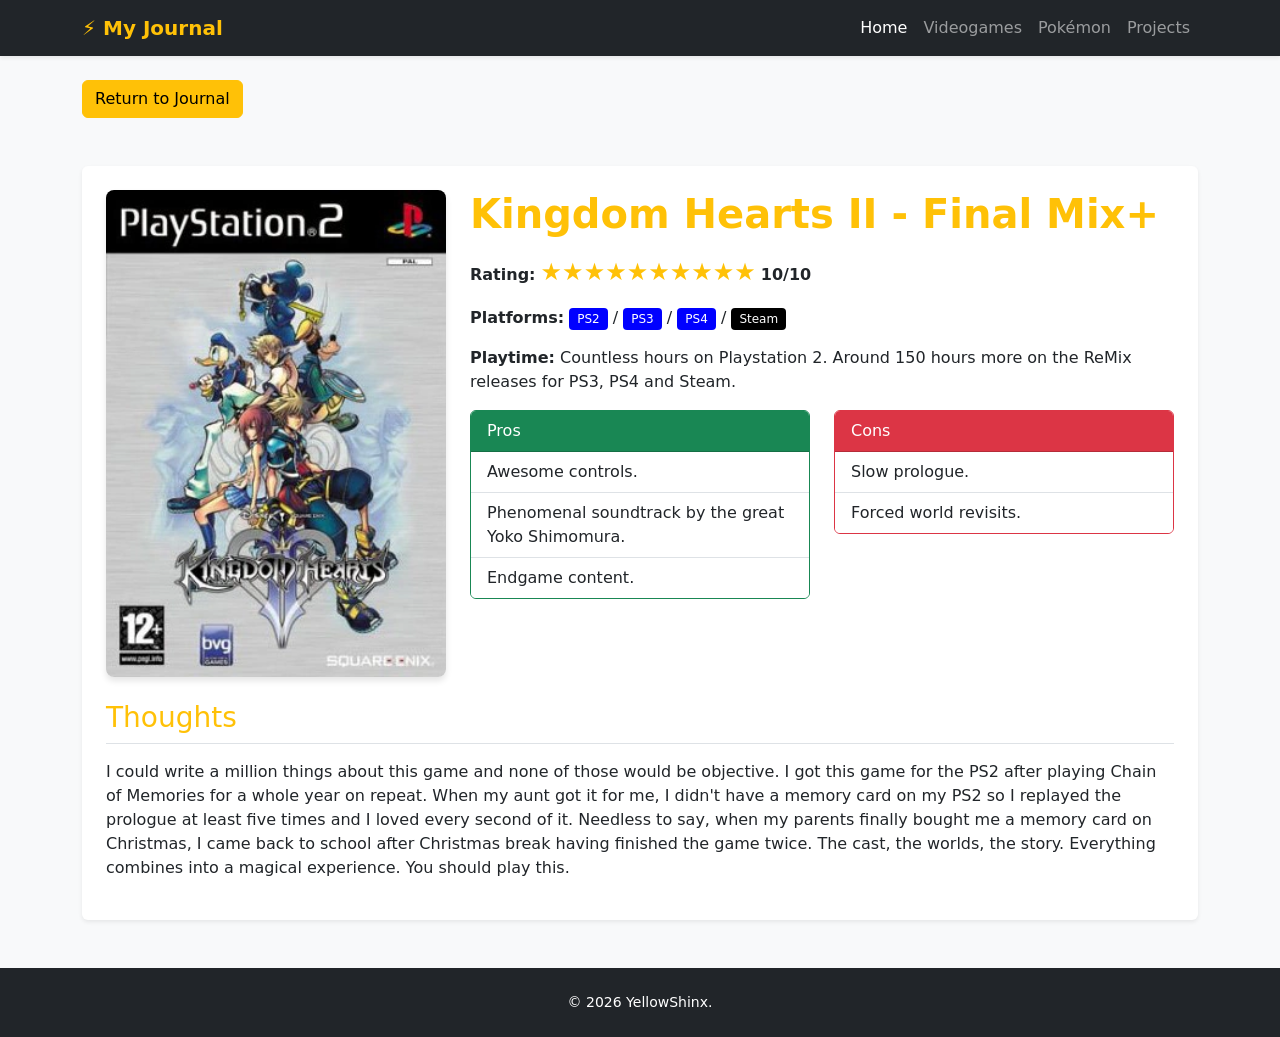
<file: reviews/2026/kingdom-hearts-2.html>
<!DOCTYPE html>
<html lang="en">
<head>
    <meta charset="UTF-8">
    <meta name="viewport" content="width=device-width, initial-scale=1.0">
    <title>Kingdom Hearts II - Review | YellowShinx</title>
    <!-- Bootstrap 5 CSS -->
    <link href="https://cdn.jsdelivr.net/npm/bootstrap@5.3.0/dist/css/bootstrap.min.css" rel="stylesheet">
    <style>
        .star-rating { color: #ffc107; font-size: 1.5rem; }
        .game-cover { width: 100%; border-radius: 8px; box-shadow: 0 4px 6px rgba(0,0,0,0.1); }
        .shinx-yellow-text { color: #ffc107; }
        .badge-ps {
            background-color: blue;
            color: white;
            padding: 4px 8px;
            font-size: 12px;
            border-radius: 4px;
        }
        .badge-steam {
            background-color: black;
            color: white;
            padding: 4px 8px;
            font-size: 12px;
            border-radius: 4px;
        }
    </style>
</head>
<body class="bg-light">

   <nav class="navbar navbar-expand-lg navbar-dark bg-dark shadow-sm">
        <div class="container">
            <a class="navbar-brand fw-bold text-warning" href="index.html">⚡ My Journal</a>
            <button class="navbar-toggler" type="button" data-bs-toggle="collapse" data-bs-target="#navbarNav">
                <span class="navbar-toggler-icon"></span>
            </button>
            <div class="collapse navbar-collapse" id="navbarNav">
                <ul class="navbar-nav ms-auto">
                    <li class="nav-item"><a class="nav-link active" href="/index.html">Home</a></li>
                    <li class="nav-item"><a class="nav-link" href="/videogames.html">Videogames</a></li>
                    <li class="nav-item"><a class="nav-link" href="/pokemon.html">Pokémon</a></li>
                    <li class="nav-item"><a class="nav-link" href="/projects.html">Projects</a></li>
                </ul>
            </div>
        </div>
    </nav>

    <!-- Return to Journal button --> 
    <div class="container mt-4"> 
        <a href="https://yellowshinx.github.io/videogames.html" class="btn btn-warning"> Return to Journal </a> 
    </div>
    
    <main class="container mt-5 mb-5">
        <div class="card shadow-sm border-0 p-4">
            <div class="row">
                <!-- COLUMNA IZQUIERDA: PORTADA -->
                <div class="col-md-4">
                    <img src="/imgs/kh2-cover.jpg" class="game-cover" alt="Kingdom Hearts II Cover">
                </div>

                <!-- COLUMNA DERECHA: INFO Y LISTAS -->
                <div class="col-md-8">
                    <h1 class="fw-bold shinx-yellow-text">Kingdom Hearts II - Final Mix+</h1>
                    
                    <div class="my-3">
                        <p><strong>Rating:</strong> <span class="star-rating">★★★★★★★★★★</span> <strong>10/10</strong></p>
                        <p><strong>Platforms:</strong> <span class="badge-ps">PS2</span> / <span class="badge-ps">PS3</span> / <span class="badge-ps">PS4</span> / <span class="badge-steam">Steam</span></p>
                        <p><strong>Playtime:</strong> Countless hours on Playstation 2. Around 150 hours more on the ReMix releases for PS3, PS4 and Steam.</p>
                    </div>

                    <div class="row">
                        <!-- Pros -->
                        <div class="col-md-6">
                            <div class="card border-success mb-3">
                                <div class="card-header bg-success text-white">Pros</div>
                                <ul class="list-group list-group-flush">
                                    <li class="list-group-item">Awesome controls.</li>
                                    <li class="list-group-item">Phenomenal soundtrack by the great Yoko Shimomura.</li>
                                    <li class="list-group-item">Endgame content.</li>
                                </ul>
                            </div>
                        </div>
                        <!-- Cons -->
                        <div class="col-md-6">
                            <div class="card border-danger mb-3">
                                <div class="card-header bg-danger text-white">Cons</div>
                                <ul class="list-group list-group-flush">
                                    <li class="list-group-item">Slow prologue.</li>
                                    <li class="list-group-item">Forced world revisits.</li>
                                </ul>
                            </div>
                        </div>
                    </div>
                </div>
            </div>

            <!-- Thoughts -->
            <div class="row mt-4">
                <div class="col-12">
                    <h2 class="h3 shinx-yellow-text border-bottom pb-2">Thoughts</h2>
                    <p class="mt-3">
                        I could write a million things about this game and none of those would be objective. I got this game for the PS2 after playing Chain of Memories for a whole year on repeat. When my aunt got it for me, I didn't have a memory card on my PS2 so I replayed the prologue at least five times and I loved every second of it. Needless to say, when my parents finally bought me a memory card on Christmas, I came back to school after Christmas break having finished the game twice.
                        The cast, the worlds, the story. Everything combines into a magical experience. You should play this. 
                    </p>
                </div>
            </div>
        </div>
    </main>

    <footer class="bg-dark text-white text-center py-4">
        <div class="container">
            <p class="mb-0 small">&copy; 2026 YellowShinx.</p>
        </div>
    </footer>
</body>
</html>
</file>
<file: style.css>
/* --- TOP NAVBAR --- */
.navbar {
    background-color: #ffffff;
    border-bottom: 1px solid #e0e0e0;
    padding: 0.35rem 1rem; /* Smaller navbar */
    display: flex;
    justify-content: space-between;
    align-items: center;
}

.navbar-brand {
    font-weight: bold;
    font-size: 0.95rem; /* Smaller brand */
    color: #bfa100; /* Yellow text */
    text-decoration: none;
}

.navbar-nav {
    list-style: none;
    display: flex;
    gap: 0.8rem; /* Smaller spacing */
    margin: 0;
    padding: 0;
}

.navbar-nav a {
    color: #bfa100; /* Yellow text */
    text-decoration: none;
    font-weight: 600;
    font-size: 0.8rem; /* Smaller links */
    transition: color 0.2s;
}

.navbar-nav a:hover {
    color: #9e8400;
}

/* --- SHINX COLORS --- */
.shinx-bg {
    background-color: #ffde34 !important;
    color: #bfa100 !important; /* Yellow text instead of black */
}

.shinx-yellow-text {
    color: #bfa100 !important;
}
</file>
